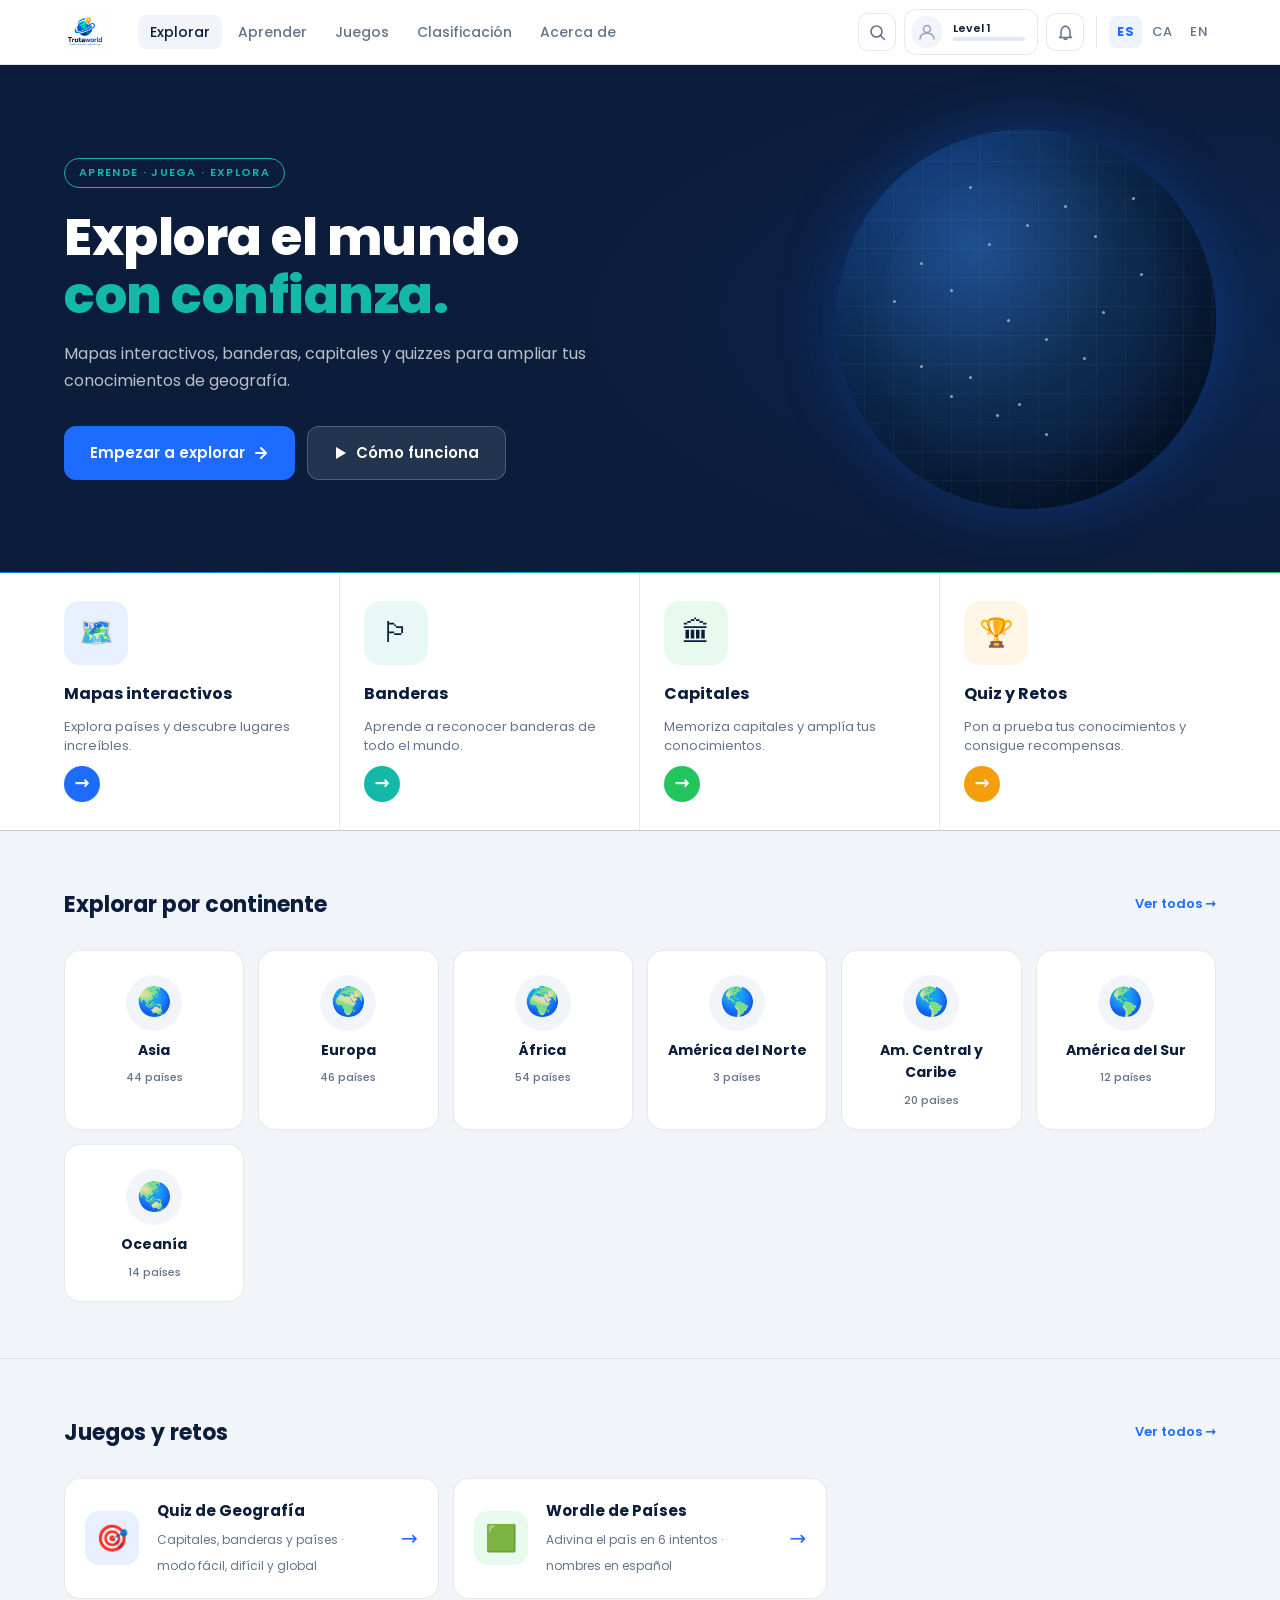
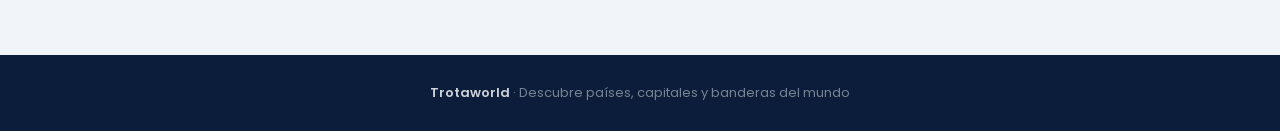
<file: index.html>
<!DOCTYPE html>
<html lang="es">
<head>
  <meta charset="UTF-8">
  <meta name="viewport" content="width=device-width, initial-scale=1.0">
  <title>Trotaworld — Descubre países, capitales y banderas</title>
  <link rel="icon" type="image/png" href="img/favicon.png">
  <link rel="stylesheet" href="css/trotaworld.css">
</head>
<body>

<!-- ─── NAVBAR ────────────────────────────────────────────── -->
<header class="tw-nav">
  <div class="tw-nav-inner">
    <a href="index.html" class="tw-logo">
      <img src="img/logo-trotaworld.png" alt="Trotaworld" class="tw-logo-img">
    </a>

    <nav class="tw-nav-links">
      <a href="#continents" class="active" data-i18n="nav-explore">Explorar</a>
      <a href="#" data-i18n="nav-learn">Aprender</a>
      <a href="quiz.html" data-i18n="nav-games">Juegos</a>
      <a href="#" data-i18n="nav-rank">Clasificación</a>
      <a href="#" data-i18n="nav-about">Acerca de</a>
    </nav>

    <div class="tw-nav-right">
      <button class="tw-icon-btn" aria-label="Buscar">
        <svg width="17" height="17" viewBox="0 0 17 17" fill="none"><circle cx="7.5" cy="7.5" r="5.5" stroke="currentColor" stroke-width="1.6"/><line x1="11.5" y1="11.5" x2="15.5" y2="15.5" stroke="currentColor" stroke-width="1.6" stroke-linecap="round"/></svg>
      </button>
      <div class="tw-user-pill">
        <div class="tw-avatar">
          <svg width="18" height="18" viewBox="0 0 18 18" fill="none"><circle cx="9" cy="6" r="3.5" stroke="#94A3B8" stroke-width="1.5"/><path d="M2 16 C2 12.5 5 10 9 10 C13 10 16 12.5 16 16" stroke="#94A3B8" stroke-width="1.5" stroke-linecap="round" fill="none"/></svg>
        </div>
        <div class="tw-user-info">
          <span class="tw-level">Level 1</span>
          <div class="tw-xp-track"><div class="tw-xp-fill" style="width:0%"></div></div>
        </div>
      </div>
      <button class="tw-icon-btn" aria-label="Notificaciones">
        <svg width="17" height="17" viewBox="0 0 17 17" fill="none"><path d="M8.5 2 C8.5 2 13 3.5 13 8 L13 12 L14.5 13.5 L2.5 13.5 L4 12 L4 8 C4 3.5 8.5 2 8.5 2Z" stroke="currentColor" stroke-width="1.5" fill="none" stroke-linejoin="round"/><path d="M7 14 C7 15 7.7 15.5 8.5 15.5 C9.3 15.5 10 15 10 14" stroke="currentColor" stroke-width="1.5" stroke-linecap="round" fill="none"/></svg>
      </button>
      <span class="tw-lang">
        <button data-lang="es" class="active">ES</button>
        <button data-lang="ca">CA</button>
        <button data-lang="en">EN</button>
      </span>
    </div>
  </div>
</header>

<!-- ─── HERO ───────────────────────────────────────────────── -->
<section class="tw-hero">
  <div class="tw-hero-inner">
    <div class="tw-hero-content">
      <div class="tw-hero-badge" data-i18n="badge">APRENDE · JUEGA · EXPLORA</div>
      <h1 class="tw-hero-title">
        <span data-i18n="hero-title">Explora el mundo</span><br>
        <span class="tw-hero-accent" data-i18n="hero-accent">con confianza.</span>
      </h1>
      <p class="tw-hero-sub" data-i18n="hero-sub">
        Mapas interactivos, banderas, capitales y quizzes para ampliar tus conocimientos de geografía.
      </p>
      <div class="tw-hero-ctas">
        <a href="#continents" class="tw-btn-primary">
          <span data-i18n="btn-explore">Empezar a explorar</span>
          <svg width="16" height="16" viewBox="0 0 16 16" fill="none"><path d="M3 8H13M8 3L13 8L8 13" stroke="currentColor" stroke-width="2" stroke-linecap="round" stroke-linejoin="round"/></svg>
        </a>
        <a href="quiz.html" class="tw-btn-secondary">
          <svg width="14" height="16" viewBox="0 0 14 16" fill="none"><path d="M2 2L12 8L2 14V2Z" fill="currentColor"/></svg>
          <span data-i18n="btn-how">Cómo funciona</span>
        </a>
      </div>
    </div>

    <div class="tw-hero-globe">
      <div class="tw-globe-sphere">
        <div class="tw-globe-dots" id="globeDots"></div>
      </div>
    </div>
  </div>
</section>

<!-- ─── FEATURE CARDS ──────────────────────────────────────── -->
<section class="tw-features">
  <div class="tw-features-grid">
    <div class="tw-feat-card">
      <div class="tw-feat-media blue">🗺️</div>
      <h3 data-i18n="feat-maps-h">Mapas interactivos</h3>
      <p data-i18n="feat-maps-p">Explora países y descubre lugares increíbles.</p>
      <a href="#continents" class="tw-feat-arrow blue">→</a>
    </div>
    <div class="tw-feat-card">
      <div class="tw-feat-media teal">🏳</div>
      <h3 data-i18n="feat-flags-h">Banderas</h3>
      <p data-i18n="feat-flags-p">Aprende a reconocer banderas de todo el mundo.</p>
      <a href="quiz.html" class="tw-feat-arrow teal">→</a>
    </div>
    <div class="tw-feat-card">
      <div class="tw-feat-media green">🏛</div>
      <h3 data-i18n="feat-caps-h">Capitales</h3>
      <p data-i18n="feat-caps-p">Memoriza capitales y amplía tus conocimientos.</p>
      <a href="quiz.html" class="tw-feat-arrow green">→</a>
    </div>
    <div class="tw-feat-card">
      <div class="tw-feat-media amber">🏆</div>
      <h3 data-i18n="feat-quiz-h">Quiz y Retos</h3>
      <p data-i18n="feat-quiz-p">Pon a prueba tus conocimientos y consigue recompensas.</p>
      <a href="quiz.html" class="tw-feat-arrow amber">→</a>
    </div>
  </div>
</section>

<hr class="tw-divider">

<!-- ─── CONTINENTS ─────────────────────────────────────────── -->
<section id="continents">
  <div class="tw-section">
    <div class="tw-section-head">
      <h2 data-i18n="cont-head">Explorar por continente</h2>
      <a href="#" data-i18n="cont-all">Ver todos →</a>
    </div>
    <div class="tw-continents-grid">
      <a href="continents/asia.html" class="tw-cont-card">
        <div class="tw-cont-icon">🌏</div>
        <div class="tw-cont-name" data-i18n="cont-asia">Asia</div>
        <div class="tw-cont-tag" data-i18n="tag-asia">44 países</div>
      </a>
      <a href="continents/europa.html" class="tw-cont-card">
        <div class="tw-cont-icon">🌍</div>
        <div class="tw-cont-name" data-i18n="cont-eu">Europa</div>
        <div class="tw-cont-tag" data-i18n="tag-eu">46 países</div>
      </a>
      <a href="continents/africa.html" class="tw-cont-card">
        <div class="tw-cont-icon">🌍</div>
        <div class="tw-cont-name" data-i18n="cont-af">África</div>
        <div class="tw-cont-tag" data-i18n="tag-af">54 países</div>
      </a>
      <a href="continents/america-nord.html" class="tw-cont-card">
        <div class="tw-cont-icon">🌎</div>
        <div class="tw-cont-name" data-i18n="cont-na">América del Norte</div>
        <div class="tw-cont-tag" data-i18n="tag-na">3 países</div>
      </a>
      <a href="continents/america-central.html" class="tw-cont-card">
        <div class="tw-cont-icon">🌎</div>
        <div class="tw-cont-name" data-i18n="cont-ca">Am. Central y Caribe</div>
        <div class="tw-cont-tag" data-i18n="tag-ca">20 países</div>
      </a>
      <a href="continents/america-sud.html" class="tw-cont-card">
        <div class="tw-cont-icon">🌎</div>
        <div class="tw-cont-name" data-i18n="cont-sa">América del Sur</div>
        <div class="tw-cont-tag" data-i18n="tag-sa">12 países</div>
      </a>
      <a href="continents/oceania.html" class="tw-cont-card">
        <div class="tw-cont-icon">🌏</div>
        <div class="tw-cont-name" data-i18n="cont-oc">Oceanía</div>
        <div class="tw-cont-tag" data-i18n="tag-oc">14 países</div>
      </a>
    </div>
  </div>
</section>

<hr class="tw-divider">

<!-- ─── GAMES ──────────────────────────────────────────────── -->
<section>
  <div class="tw-section">
    <div class="tw-section-head">
      <h2 data-i18n="games-head">Juegos y retos</h2>
      <a href="quiz.html" data-i18n="games-all">Ver todos →</a>
    </div>
    <div class="tw-games-grid">
      <a href="quiz.html" class="tw-game-card">
        <div class="tw-game-icon blue">🎯</div>
        <div class="tw-game-body">
          <strong data-i18n="game-quiz-h">Quiz de Geografía</strong>
          <span data-i18n="game-quiz-p">Capitales, banderas y países · modo fácil, difícil y global</span>
        </div>
        <span class="tw-game-arrow">→</span>
      </a>
      <a href="wordle.html" class="tw-game-card">
        <div class="tw-game-icon green">🟩</div>
        <div class="tw-game-body">
          <strong data-i18n="game-wrd-h">Wordle de Países</strong>
          <span data-i18n="game-wrd-p">Adivina el país en 6 intentos · nombres en español</span>
        </div>
        <span class="tw-game-arrow">→</span>
      </a>
    </div>
  </div>
</section>

<!-- ─── FOOTER ─────────────────────────────────────────────── -->
<footer class="tw-footer">
  <strong>Trotaworld</strong> · <span data-i18n="footer">Descubre países, capitales y banderas del mundo</span>
</footer>

<script>
const I18N = {
  es: {
    title:         "Trotaworld — Descubre países, capitales y banderas",
    badge:         "APRENDE · JUEGA · EXPLORA",
    "hero-title":  "Explora el mundo",
    "hero-accent": "con confianza.",
    "hero-sub":    "Mapas interactivos, banderas, capitales y quizzes para ampliar tus conocimientos de geografía.",
    "btn-explore": "Empezar a explorar",
    "btn-how":     "Cómo funciona",
    "feat-maps-h": "Mapas interactivos",
    "feat-maps-p": "Explora países y descubre lugares increíbles.",
    "feat-flags-h":"Banderas",
    "feat-flags-p":"Aprende a reconocer banderas de todo el mundo.",
    "feat-caps-h": "Capitales",
    "feat-caps-p": "Memoriza capitales y amplía tus conocimientos.",
    "feat-quiz-h": "Quiz y Retos",
    "feat-quiz-p": "Pon a prueba tus conocimientos y consigue recompensas.",
    "cont-head":   "Explorar por continente",
    "cont-all":    "Ver todos →",
    "cont-asia":   "Asia",    "tag-asia": "44 países",
    "cont-eu":     "Europa",  "tag-eu":   "46 países",
    "cont-af":     "África",  "tag-af":   "54 países",
    "cont-na":     "América del Norte",   "tag-na": "3 países",
    "cont-ca":     "Am. Central y Caribe","tag-ca": "20 países",
    "cont-sa":     "América del Sur",     "tag-sa": "12 países",
    "cont-oc":     "Oceanía",             "tag-oc": "14 países",
    "games-head":  "Juegos y retos",
    "games-all":   "Ver todos →",
    "game-quiz-h": "Quiz de Geografía",
    "game-quiz-p": "Capitales, banderas y países · modo fácil, difícil y global",
    "game-wrd-h":  "Wordle de Países",
    "game-wrd-p":  "Adivina el país en 6 intentos · nombres en español",
    footer:        "Descubre países, capitales y banderas del mundo",
    "nav-explore": "Explorar",
    "nav-learn":   "Aprender",
    "nav-games":   "Juegos",
    "nav-rank":    "Clasificación",
    "nav-about":   "Acerca de",
  },
  ca: {
    title:         "Trotaworld — Descobreix països, capitals i banderes",
    badge:         "APRÈN · JUGA · EXPLORA",
    "hero-title":  "Explora el món",
    "hero-accent": "amb confiança.",
    "hero-sub":    "Mapes interactius, banderes, capitals i quizzes per ampliar els teus coneixements de geografia.",
    "btn-explore": "Comença a explorar",
    "btn-how":     "Com funciona",
    "feat-maps-h": "Mapes interactius",
    "feat-maps-p": "Explora països i descobreix llocs increïbles.",
    "feat-flags-h":"Banderes",
    "feat-flags-p":"Aprèn a reconèixer banderes de tot el món.",
    "feat-caps-h": "Capitals",
    "feat-caps-p": "Memoritza capitals i amplia els teus coneixements.",
    "feat-quiz-h": "Quiz i Reptes",
    "feat-quiz-p": "Posa a prova els teus coneixements i aconsegueix recompenses.",
    "cont-head":   "Explorar per continent",
    "cont-all":    "Veure tots →",
    "cont-asia":   "Àsia",    "tag-asia": "44 països",
    "cont-eu":     "Europa",  "tag-eu":   "46 països",
    "cont-af":     "Àfrica",  "tag-af":   "54 països",
    "cont-na":     "Amèrica del Nord",    "tag-na": "3 països",
    "cont-ca":     "Am. Central i Carib", "tag-ca": "20 països",
    "cont-sa":     "Amèrica del Sud",     "tag-sa": "12 països",
    "cont-oc":     "Oceania",             "tag-oc": "14 països",
    "games-head":  "Jocs i reptes",
    "games-all":   "Veure tots →",
    "game-quiz-h": "Quiz de Geografia",
    "game-quiz-p": "Capitals, banderes i països · mode fàcil, difícil i global",
    "game-wrd-h":  "Wordle de Països",
    "game-wrd-p":  "Endevina el país en 6 intents · noms en català",
    footer:        "Descobreix països, capitals i banderes del món",
    "nav-explore": "Explorar",
    "nav-learn":   "Aprendre",
    "nav-games":   "Jocs",
    "nav-rank":    "Classificació",
    "nav-about":   "Sobre nosaltres",
  },
  en: {
    title:         "Trotaworld — Discover countries, capitals & flags",
    badge:         "LEARN · PLAY · EXPLORE",
    "hero-title":  "Explore the world",
    "hero-accent": "with confidence.",
    "hero-sub":    "Interactive maps, flags, capitals and quizzes to boost your geography knowledge.",
    "btn-explore": "Start Exploring",
    "btn-how":     "How it Works",
    "feat-maps-h": "Interactive Maps",
    "feat-maps-p": "Explore countries and discover amazing places.",
    "feat-flags-h":"Flags",
    "feat-flags-p":"Learn and recognize flags from around the world.",
    "feat-caps-h": "Capitals",
    "feat-caps-p": "Memorize capitals and build your knowledge.",
    "feat-quiz-h": "Quiz & Challenges",
    "feat-quiz-p": "Test your knowledge and earn rewards.",
    "cont-head":   "Explore by continent",
    "cont-all":    "See all →",
    "cont-asia":   "Asia",          "tag-asia": "44 countries",
    "cont-eu":     "Europe",        "tag-eu":   "46 countries",
    "cont-af":     "Africa",        "tag-af":   "54 countries",
    "cont-na":     "North America", "tag-na":   "3 countries",
    "cont-ca":     "C. America & Caribbean", "tag-ca": "20 countries",
    "cont-sa":     "South America", "tag-sa":   "12 countries",
    "cont-oc":     "Oceania",       "tag-oc":   "14 countries",
    "games-head":  "Games & Challenges",
    "games-all":   "See all →",
    "game-quiz-h": "Geography Quiz",
    "game-quiz-p": "Capitals, flags and countries · easy, hard and global mode",
    "game-wrd-h":  "Country Wordle",
    "game-wrd-p":  "Guess the country in 6 tries · names in English",
    footer:        "Discover countries, capitals & flags of the world",
    "nav-explore": "Explore",
    "nav-learn":   "Learn",
    "nav-games":   "Games",
    "nav-rank":    "Leaderboard",
    "nav-about":   "About",
  }
};

let LANG = "es";

function applyLang() {
  const t = I18N[LANG];
  document.title = t.title;
  document.documentElement.lang = LANG;
  document.querySelectorAll("[data-i18n]").forEach(el => {
    const key = el.getAttribute("data-i18n");
    if (t[key] !== undefined) el.textContent = t[key];
  });
  document.querySelectorAll(".tw-lang button").forEach(btn => {
    btn.classList.toggle("active", btn.dataset.lang === LANG);
  });
}

document.querySelectorAll(".tw-lang button").forEach(btn => {
  btn.addEventListener("click", () => { LANG = btn.dataset.lang; applyLang(); });
});

/* Scatter dots on globe */
const dots = document.getElementById('globeDots');
if (dots) {
  const positions = [
    [30,40],[55,55],[42,30],[65,35],[20,60],[48,70],[72,48],
    [35,22],[60,65],[25,50],[70,30],[15,35],[50,45],[80,55],
    [38,80],[62,22],[28,68],[75,42],[45,15],[18,78]
  ];
  positions.forEach(([top, left]) => {
    const d = document.createElement('div');
    d.className = 'tw-globe-dot';
    d.style.top = top + '%';
    d.style.left = left + '%';
    dots.appendChild(d);
  });
}
</script>

</body>
</html>
</file>
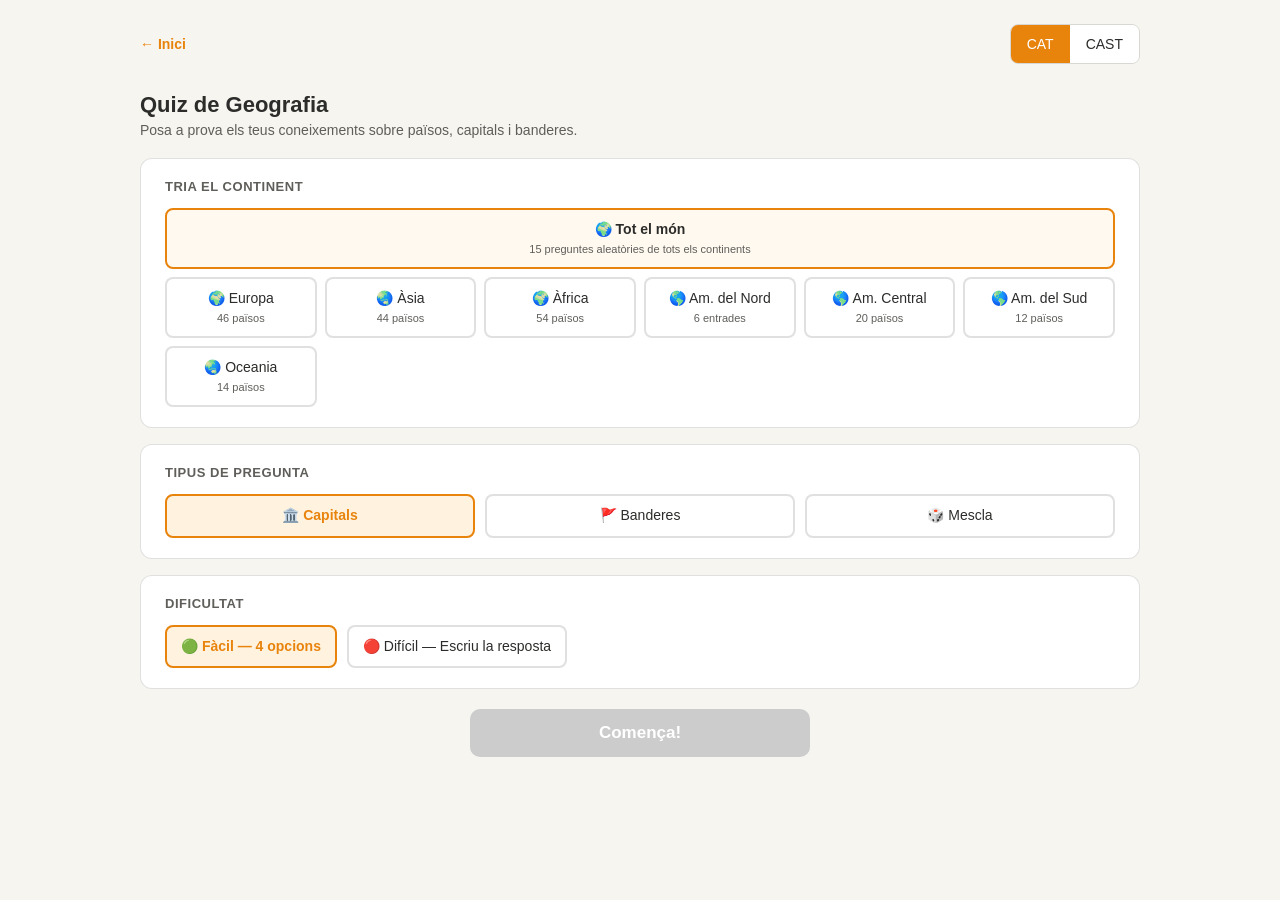
<file: quiz-geo.html>
<!DOCTYPE html>
<html lang="ca">
<head>
<meta charset="UTF-8">
<meta name="viewport" content="width=device-width, initial-scale=1.0">
<title>Quiz de Geografia — Mapes interactius</title>
<link rel="stylesheet" href="css/estils.css">
<link rel="stylesheet" href="css/quiz.css">
</head>
<body>
<div class="wrap">

  <nav class="quiz-nav">
    <a href="quiz.html" class="back-link" id="back-link">← Jocs</a>
    <span class="lang">
      <button id="lang-ca" class="active">CAT</button>
      <button id="lang-es">CAST</button>
    </span>
  </nav>

  <!-- ══════════ PANTALLA: CONFIGURACIÓ ══════════ -->
  <div id="screen-setup">
    <h1 id="quiz-title">Quiz de Geografia</h1>
    <p class="sub" id="quiz-sub">Posa a prova els teus coneixements sobre països, capitals i banderes.</p>

    <div class="setup-block">
      <p class="setup-lbl" id="lbl-continent">Tria el continent</p>
      <div class="cont-grid">
        <button class="sel-btn continent-btn global-btn" data-c="global" id="cont-global">🌍 Tot el món<br><small>15 preguntes aleatòries de tots els continents</small></button>
        <button class="sel-btn continent-btn" data-c="europa">🌍 Europa<br><small>46 països</small></button>
        <button class="sel-btn continent-btn" data-c="asia">🌏 Àsia<br><small>44 països</small></button>
        <button class="sel-btn continent-btn" data-c="africa">🌍 Àfrica<br><small>54 països</small></button>
        <button class="sel-btn continent-btn" data-c="america-nord">🌎 Am. del Nord<br><small>6 entrades</small></button>
        <button class="sel-btn continent-btn" data-c="america-central">🌎 Am. Central<br><small>20 països</small></button>
        <button class="sel-btn continent-btn" data-c="america-sud">🌎 Am. del Sud<br><small>12 països</small></button>
        <button class="sel-btn continent-btn" data-c="oceania">🌏 Oceania<br><small>14 països</small></button>
      </div>
    </div>

    <div class="setup-block">
      <p class="setup-lbl" id="lbl-type">Tipus de pregunta</p>
      <div class="type-row">
        <button class="sel-btn type-btn selected" data-t="capital" id="type-capital">🏛️ Capitals</button>
        <button class="sel-btn type-btn"          data-t="flag"    id="type-flag">🚩 Banderes</button>
        <button class="sel-btn type-btn"          data-t="mix"     id="type-mix">🎲 Mescla</button>
      </div>
    </div>

    <div class="setup-block">
      <p class="setup-lbl" id="lbl-diff">Dificultat</p>
      <div class="type-row">
        <button class="sel-btn diff-btn selected" data-d="easy" id="diff-easy">🟢 Fàcil — 4 opcions</button>
        <button class="sel-btn diff-btn"          data-d="hard" id="diff-hard">🔴 Difícil — Escriu la resposta</button>
      </div>
    </div>

    <button id="start-btn" class="main-btn" disabled>Comença!</button>
  </div>

  <!-- ══════════ PANTALLA: PREGUNTA ══════════ -->
  <div id="screen-question" class="hidden">

    <div class="prog-wrap">
      <div class="prog-track"><div id="progress-fill" class="prog-fill"></div></div>
      <div class="prog-meta">
        <span id="q-counter">1 / 20</span>
        <span id="q-score">0 correctes</span>
      </div>
    </div>

    <div class="q-card">
      <p id="q-label" class="q-label"></p>
      <div id="q-subject" class="q-subject"></div>
      <div id="options-grid" class="options-grid"></div>

      <div id="hard-area" class="hard-area hidden">
        <div class="hard-input-wrap">
          <input type="text" id="hard-input" class="hard-input"
                 placeholder="Escriu la resposta…"
                 autocomplete="off" autocorrect="off"
                 autocapitalize="off" spellcheck="false">
          <button id="hard-submit" class="hard-submit-btn">Comprova</button>
        </div>
        <div id="hard-feedback" class="hard-feedback hidden"></div>
      </div>
    </div>

    <button id="next-btn" class="main-btn hidden">Següent →</button>
  </div>

  <!-- ══════════ PANTALLA: RESULTATS ══════════ -->
  <div id="screen-results" class="hidden">
    <div class="results-card">
      <p id="results-title" class="results-title-txt">Resultat final</p>
      <div class="big-score">
        <span id="score-num">0</span><span class="score-slash">/</span><span id="total-num">0</span>
      </div>
      <p id="score-msg" class="score-msg"></p>
      <div id="errors-section" class="errors-section"></div>
      <button id="replay-btn" class="main-btn">Torna a jugar</button>
      <button id="change-btn" class="sec-btn">Canvia continent</button>
    </div>
  </div>

</div>
<script src="js/quiz.js"></script>
</body>
</html>
</file>
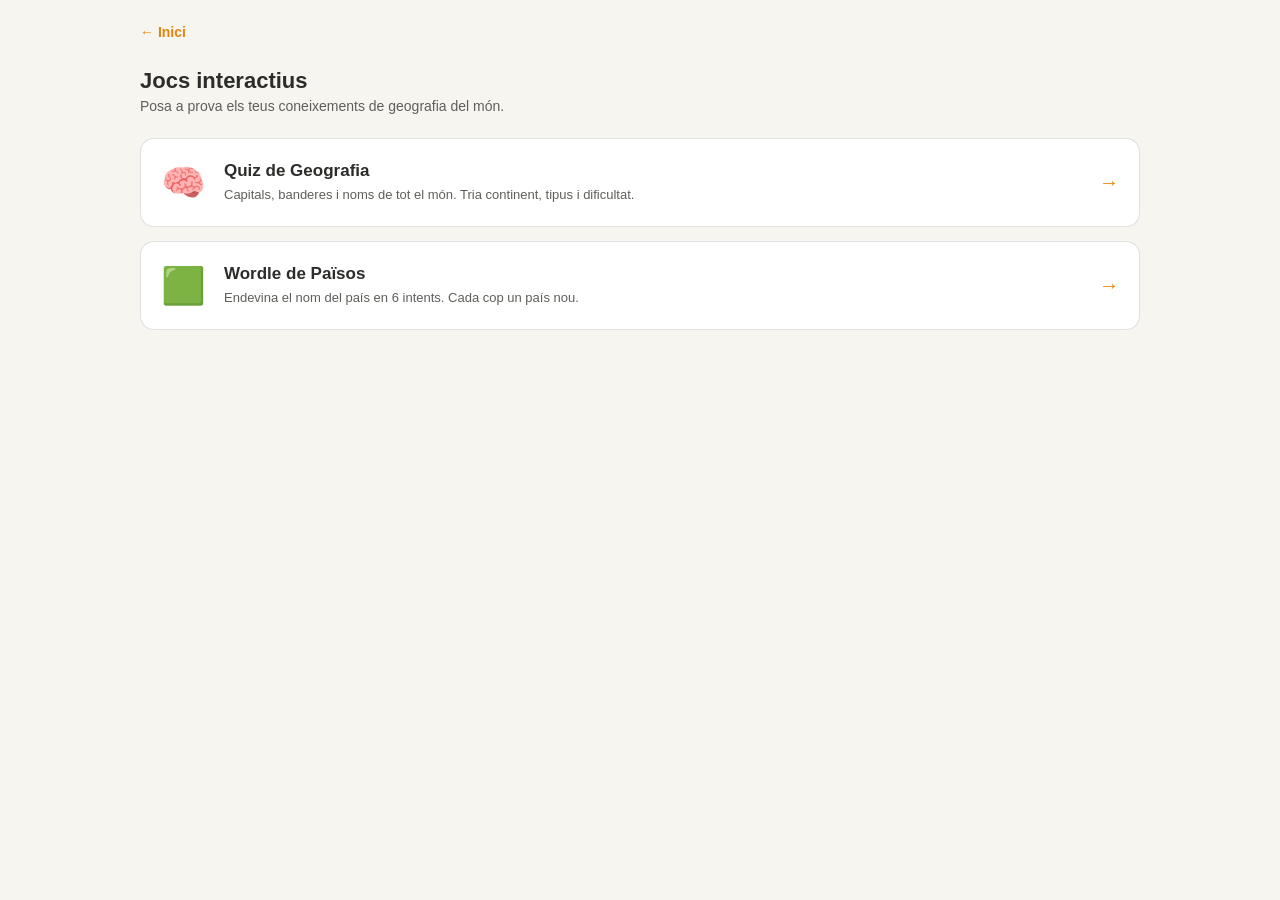
<file: quiz.html>
<!DOCTYPE html>
<html lang="ca">
<head>
<meta charset="UTF-8">
<meta name="viewport" content="width=device-width, initial-scale=1.0">
<title>Jocs de Geografia — Mapes interactius</title>
<link rel="stylesheet" href="css/estils.css">
<link rel="stylesheet" href="css/quiz.css">
</head>
<body>
<div class="wrap">

  <nav class="quiz-nav">
    <a href="index.html" class="back-link">← Inici</a>
  </nav>

  <h1>Jocs interactius</h1>
  <p class="sub">Posa a prova els teus coneixements de geografia del món.</p>

  <div class="games-grid">
    <a href="quiz-geo.html" class="game-card">
      <div class="game-card-icon">🧠</div>
      <div class="game-card-body">
        <strong>Quiz de Geografia</strong>
        <span>Capitals, banderes i noms de tot el món. Tria continent, tipus i dificultat.</span>
      </div>
      <div class="game-card-arrow">→</div>
    </a>
    <a href="wordle.html" class="game-card">
      <div class="game-card-icon">🟩</div>
      <div class="game-card-body">
        <strong>Wordle de Països</strong>
        <span>Endevina el nom del país en 6 intents. Cada cop un país nou.</span>
      </div>
      <div class="game-card-arrow">→</div>
    </a>
  </div>

</div>
</body>
</html>
</file>
<file: css/trotaworld.css>
/* ─── Trotaworld brand design ─────────────────────────────── */
@import url('https://fonts.googleapis.com/css2?family=Poppins:wght@400;500;600;700;800&display=swap');

:root {
  --tw-navy:   #0B1D3A;
  --tw-blue:   #1D6CFF;
  --tw-teal:   #14B8A6;
  --tw-green:  #22C55E;
  --tw-amber:  #F59E0B;
  --tw-light:  #F1F5F9;
  --tw-white:  #FFFFFF;
  --tw-border: rgba(0,0,0,.09);
  --tw-text:   #0B1D3A;
  --tw-muted:  #64748B;
}

*, *::before, *::after { box-sizing: border-box; margin: 0; padding: 0; }

body {
  font-family: 'Poppins', system-ui, sans-serif;
  background: var(--tw-light);
  color: var(--tw-text);
  line-height: 1.6;
}

/* ─── NAVBAR ──────────────────────────────────────────────── */
.tw-nav {
  position: sticky;
  top: 0;
  z-index: 100;
  background: var(--tw-white);
  border-bottom: 1px solid var(--tw-border);
  box-shadow: 0 1px 12px rgba(0,0,0,.06);
}
.tw-nav-inner {
  max-width: 1200px;
  margin: 0 auto;
  padding: 0 24px;
  height: 64px;
  display: flex;
  align-items: center;
  gap: 32px;
}

.tw-logo {
  display: flex;
  align-items: center;
  text-decoration: none;
  flex-shrink: 0;
}
.tw-logo-img {
  height: 42px;
  width: auto;
  display: block;
}

.tw-nav-links {
  display: flex;
  align-items: center;
  gap: 4px;
  flex: 1;
}
.tw-nav-links a {
  font-size: 14px;
  font-weight: 500;
  color: var(--tw-muted);
  text-decoration: none;
  padding: 6px 12px;
  border-radius: 8px;
  transition: color .15s, background .15s;
}
.tw-nav-links a:hover, .tw-nav-links a.active {
  color: var(--tw-navy);
  background: var(--tw-light);
}

.tw-nav-right {
  display: flex;
  align-items: center;
  gap: 8px;
  flex-shrink: 0;
}
.tw-icon-btn {
  width: 38px;
  height: 38px;
  border: 1px solid var(--tw-border);
  border-radius: 10px;
  background: var(--tw-white);
  cursor: pointer;
  display: flex;
  align-items: center;
  justify-content: center;
  color: var(--tw-muted);
  transition: background .15s, color .15s;
}
.tw-icon-btn:hover { background: var(--tw-light); color: var(--tw-navy); }

.tw-user-pill {
  display: flex;
  align-items: center;
  gap: 10px;
  padding: 6px 12px 6px 6px;
  border: 1px solid var(--tw-border);
  border-radius: 12px;
  background: var(--tw-white);
  cursor: pointer;
}
.tw-avatar {
  width: 32px;
  height: 32px;
  border-radius: 50%;
  background: var(--tw-light);
  display: flex;
  align-items: center;
  justify-content: center;
  color: var(--tw-muted);
}
.tw-user-info { display: flex; flex-direction: column; gap: 3px; }
.tw-level { font-size: 11px; font-weight: 600; color: var(--tw-navy); line-height: 1; }
.tw-xp-track {
  width: 72px;
  height: 4px;
  background: #E2E8F0;
  border-radius: 2px;
  overflow: hidden;
}
.tw-xp-fill {
  height: 100%;
  width: 0%;
  background: linear-gradient(90deg, var(--tw-blue), var(--tw-teal));
  border-radius: 2px;
  transition: width .6s ease;
}

/* ─── HERO ────────────────────────────────────────────────── */
.tw-hero {
  background: var(--tw-navy);
  position: relative;
  overflow: hidden;
  min-height: 420px;
  display: flex;
  align-items: center;
}
.tw-hero-inner {
  max-width: 1200px;
  margin: 0 auto;
  padding: 64px 24px;
  display: flex;
  align-items: center;
  justify-content: space-between;
  gap: 40px;
  width: 100%;
  position: relative;
  z-index: 2;
}
.tw-hero-content { max-width: 560px; }

.tw-hero-badge {
  display: inline-flex;
  align-items: center;
  gap: 8px;
  font-size: 11px;
  font-weight: 600;
  letter-spacing: .12em;
  color: var(--tw-teal);
  border: 1px solid var(--tw-teal);
  border-radius: 20px;
  padding: 5px 14px;
  margin-bottom: 20px;
}

.tw-hero-title {
  font-size: clamp(32px, 4vw, 52px);
  font-weight: 800;
  color: var(--tw-white);
  line-height: 1.15;
  margin-bottom: 16px;
  letter-spacing: -.5px;
}
.tw-hero-accent { color: var(--tw-teal); }

.tw-hero-sub {
  font-size: 16px;
  color: rgba(255,255,255,.72);
  margin-bottom: 32px;
  line-height: 1.65;
}

.tw-hero-ctas { display: flex; gap: 12px; flex-wrap: wrap; }

.tw-btn-primary {
  display: inline-flex;
  align-items: center;
  gap: 8px;
  padding: 14px 26px;
  background: var(--tw-blue);
  color: var(--tw-white);
  font-size: 15px;
  font-weight: 600;
  text-decoration: none;
  border-radius: 12px;
  transition: background .15s, transform .1s;
}
.tw-btn-primary:hover { background: #1558d4; transform: translateY(-1px); }

.tw-btn-secondary {
  display: inline-flex;
  align-items: center;
  gap: 8px;
  padding: 14px 26px;
  background: rgba(255,255,255,.1);
  color: var(--tw-white);
  font-size: 15px;
  font-weight: 600;
  text-decoration: none;
  border-radius: 12px;
  border: 1px solid rgba(255,255,255,.2);
  transition: background .15s;
}
.tw-btn-secondary:hover { background: rgba(255,255,255,.18); }

/* Globe decoration */
.tw-hero-globe {
  flex-shrink: 0;
  width: 380px;
  height: 380px;
  position: relative;
}
.tw-globe-sphere {
  width: 100%;
  height: 100%;
  border-radius: 50%;
  background: radial-gradient(circle at 38% 32%, #1e4a7a 0%, #0f2d52 40%, #071a35 80%);
  box-shadow:
    0 0 60px rgba(29,108,255,.25),
    inset -20px -20px 60px rgba(0,0,0,.4),
    inset 10px 10px 30px rgba(29,108,255,.15);
  position: relative;
  overflow: hidden;
}
.tw-globe-sphere::before {
  content: '';
  position: absolute;
  inset: 0;
  border-radius: 50%;
  background:
    repeating-linear-gradient(0deg, transparent, transparent 28px, rgba(255,255,255,.04) 28px, rgba(255,255,255,.04) 29px),
    repeating-linear-gradient(90deg, transparent, transparent 28px, rgba(255,255,255,.04) 28px, rgba(255,255,255,.04) 29px);
}
.tw-globe-sphere::after {
  content: '';
  position: absolute;
  top: -10%;
  left: -10%;
  width: 120%;
  height: 120%;
  border-radius: 50%;
  background: radial-gradient(ellipse 50% 60% at 35% 30%, rgba(29,108,255,.18) 0%, transparent 70%);
}
.tw-globe-dots {
  position: absolute;
  inset: 0;
  border-radius: 50%;
  overflow: hidden;
}
.tw-globe-dot {
  position: absolute;
  width: 3px;
  height: 3px;
  border-radius: 50%;
  background: rgba(255,255,255,.55);
}
.tw-globe-arc {
  position: absolute;
  border-radius: 50%;
  border: 1px solid rgba(29,108,255,.35);
}

/* Hero background glow */
.tw-hero::before {
  content: '';
  position: absolute;
  right: 0;
  top: 0;
  width: 55%;
  height: 100%;
  background: radial-gradient(ellipse at 80% 50%, rgba(29,108,255,.12) 0%, transparent 70%);
  pointer-events: none;
}
.tw-hero::after {
  content: '';
  position: absolute;
  bottom: -1px;
  left: 0;
  right: 0;
  height: 2px;
  background: linear-gradient(90deg, var(--tw-blue), var(--tw-teal), var(--tw-green));
}

/* ─── FEATURES ────────────────────────────────────────────── */
.tw-features {
  background: var(--tw-white);
  padding: 0;
  box-shadow: 0 1px 0 var(--tw-border);
}
.tw-features-grid {
  max-width: 1200px;
  margin: 0 auto;
  display: grid;
  grid-template-columns: repeat(4, 1fr);
}
.tw-feat-card {
  padding: 28px 24px;
  display: flex;
  flex-direction: column;
  gap: 10px;
  border-right: 1px solid var(--tw-border);
  position: relative;
  transition: background .15s;
}
.tw-feat-card:last-child { border-right: none; }
.tw-feat-card:hover { background: var(--tw-light); }

.tw-feat-media {
  width: 64px;
  height: 64px;
  border-radius: 16px;
  display: flex;
  align-items: center;
  justify-content: center;
  font-size: 28px;
  margin-bottom: 6px;
}
.tw-feat-media.blue  { background: rgba(29,108,255,.1); }
.tw-feat-media.teal  { background: rgba(20,184,166,.1); }
.tw-feat-media.green { background: rgba(34,197,94,.1);  }
.tw-feat-media.amber { background: rgba(245,158,11,.1); }

.tw-feat-card h3 {
  font-size: 16px;
  font-weight: 700;
  color: var(--tw-navy);
}
.tw-feat-card p {
  font-size: 13px;
  color: var(--tw-muted);
  line-height: 1.5;
  flex: 1;
}
.tw-feat-arrow {
  display: inline-flex;
  align-items: center;
  justify-content: center;
  width: 36px;
  height: 36px;
  border-radius: 50%;
  text-decoration: none;
  font-size: 18px;
  font-weight: 700;
  transition: transform .15s;
  align-self: flex-start;
}
.tw-feat-arrow:hover { transform: translateX(3px); }
.tw-feat-arrow.blue  { background: var(--tw-blue);  color: #fff; }
.tw-feat-arrow.teal  { background: var(--tw-teal);  color: #fff; }
.tw-feat-arrow.green { background: var(--tw-green); color: #fff; }
.tw-feat-arrow.amber { background: var(--tw-amber); color: #fff; }

/* ─── SECTION WRAPPER ─────────────────────────────────────── */
.tw-section {
  max-width: 1200px;
  margin: 0 auto;
  padding: 56px 24px;
}
.tw-section-head {
  display: flex;
  align-items: center;
  justify-content: space-between;
  margin-bottom: 28px;
}
.tw-section-head h2 {
  font-size: 22px;
  font-weight: 700;
  color: var(--tw-navy);
}
.tw-section-head a {
  font-size: 13px;
  font-weight: 600;
  color: var(--tw-blue);
  text-decoration: none;
}
.tw-section-head a:hover { text-decoration: underline; }

/* ─── CONTINENT CARDS ─────────────────────────────────────── */
.tw-continents-grid {
  display: grid;
  grid-template-columns: repeat(auto-fill, minmax(160px, 1fr));
  gap: 14px;
}
.tw-cont-card {
  background: var(--tw-white);
  border: 1.5px solid var(--tw-border);
  border-radius: 16px;
  padding: 24px 16px 20px;
  text-align: center;
  text-decoration: none;
  color: var(--tw-text);
  transition: border-color .2s, box-shadow .2s, transform .15s;
  display: flex;
  flex-direction: column;
  align-items: center;
  gap: 8px;
}
.tw-cont-card:hover {
  border-color: var(--tw-blue);
  box-shadow: 0 4px 20px rgba(29,108,255,.12);
  transform: translateY(-2px);
}
.tw-cont-card .tw-cont-icon {
  width: 56px;
  height: 56px;
  border-radius: 50%;
  background: var(--tw-light);
  display: flex;
  align-items: center;
  justify-content: center;
  font-size: 28px;
}
.tw-cont-card .tw-cont-name {
  font-size: 14px;
  font-weight: 700;
  color: var(--tw-navy);
}
.tw-cont-card .tw-cont-tag {
  font-size: 11px;
  color: var(--tw-muted);
  font-weight: 500;
}

/* ─── GAMES GRID ──────────────────────────────────────────── */
.tw-games-grid {
  display: grid;
  grid-template-columns: repeat(auto-fill, minmax(300px, 1fr));
  gap: 14px;
}
.tw-game-card {
  display: flex;
  align-items: center;
  gap: 18px;
  background: var(--tw-white);
  border: 1.5px solid var(--tw-border);
  border-radius: 16px;
  padding: 20px 20px;
  text-decoration: none;
  color: var(--tw-text);
  transition: border-color .2s, box-shadow .2s, transform .15s;
}
.tw-game-card:hover {
  border-color: var(--tw-blue);
  box-shadow: 0 4px 20px rgba(29,108,255,.12);
  transform: translateY(-1px);
}
.tw-game-icon {
  width: 54px;
  height: 54px;
  border-radius: 14px;
  display: flex;
  align-items: center;
  justify-content: center;
  font-size: 26px;
  flex-shrink: 0;
}
.tw-game-icon.blue  { background: rgba(29,108,255,.1); }
.tw-game-icon.teal  { background: rgba(20,184,166,.1); }
.tw-game-icon.green { background: rgba(34,197,94,.1);  }
.tw-game-icon.amber { background: rgba(245,158,11,.1); }
.tw-game-body { flex: 1; }
.tw-game-body strong {
  display: block;
  font-size: 15px;
  font-weight: 700;
  color: var(--tw-navy);
  margin-bottom: 3px;
}
.tw-game-body span {
  font-size: 12px;
  color: var(--tw-muted);
  line-height: 1.4;
}
.tw-game-arrow {
  font-size: 20px;
  color: var(--tw-blue);
  flex-shrink: 0;
}

/* ─── DIVIDER ─────────────────────────────────────────────── */
.tw-divider {
  border: none;
  border-top: 1px solid var(--tw-border);
  margin: 0;
}

/* ─── FOOTER ──────────────────────────────────────────────── */
.tw-footer {
  background: var(--tw-navy);
  color: rgba(255,255,255,.45);
  text-align: center;
  padding: 28px 24px;
  font-size: 13px;
}
.tw-footer strong { color: rgba(255,255,255,.8); font-weight: 600; }

/* ─── LANGUAGE SWITCHER ───────────────────────────────────── */
.tw-lang {
  display: inline-flex;
  align-items: center;
  gap: 2px;
  flex-shrink: 0;
  margin-left: 4px;
  padding-left: 12px;
  border-left: 1px solid var(--tw-border);
}
.tw-lang button {
  border: none;
  background: transparent;
  color: var(--tw-muted);
  font-family: 'Poppins', system-ui, sans-serif;
  font-size: 13px;
  font-weight: 500;
  padding: 5px 8px;
  height: 32px;
  cursor: pointer;
  border-radius: 7px;
  transition: background .15s, color .15s;
  letter-spacing: .02em;
}
.tw-lang button:hover { background: var(--tw-light); color: var(--tw-navy); }
.tw-lang button.active { color: var(--tw-blue); font-weight: 700; background: rgba(29,108,255,.08); }

/* ─── RESPONSIVE ──────────────────────────────────────────── */
@media (max-width: 900px) {
  .tw-features-grid { grid-template-columns: repeat(2, 1fr); }
  .tw-feat-card:nth-child(2) { border-right: none; }
  .tw-feat-card:nth-child(1),
  .tw-feat-card:nth-child(2) { border-bottom: 1px solid var(--tw-border); }
  .tw-hero-globe { display: none; }
  .tw-hero-inner { justify-content: center; text-align: center; }
  .tw-hero-ctas { justify-content: center; }
}
@media (max-width: 640px) {
  .tw-nav-links { display: none; }
  .tw-user-pill { display: none; }
  .tw-features-grid { grid-template-columns: 1fr 1fr; }
  .tw-hero-title { font-size: 28px; }
  .tw-hero-inner { padding: 40px 20px; }
  .tw-lang { padding-left: 8px; margin-left: 0; }
  .tw-lang button { padding: 5px 6px; font-size: 12px; }
}
</file>
<file: css/estils.css>
:root{
  --orange:#E8830C;
  --orange-light:#FCD9A8;
  --bg:#f7f5f0;
  --text:#2C2C2A;
  --text-soft:#5F5E5A;
  --border:rgba(0,0,0,.12);
}
*{box-sizing:border-box;}
body{
  margin:0;
  font-family:-apple-system,BlinkMacSystemFont,"Segoe UI",Roboto,Helvetica,Arial,sans-serif;
  background:var(--bg);
  color:var(--text);
  padding:24px 16px;
}
.wrap{max-width:1000px;margin:0 auto;}
h1{font-size:22px;font-weight:600;margin:0 0 4px;}
p.sub{font-size:14px;color:var(--text-soft);margin:0 0 20px;}
.toolbar{
  display:flex;gap:10px;flex-wrap:wrap;align-items:center;margin-bottom:16px;
}
input[type="text"]{
  flex:1;min-width:180px;height:38px;padding:0 12px;font-size:14px;
  border:1px solid var(--border);border-radius:8px;background:#fff;color:var(--text);
  outline:none;
}
input[type="text"]:focus{border-color:var(--orange);}
button{
  height:38px;padding:0 16px;font-size:14px;cursor:pointer;
  border:1px solid var(--border);border-radius:8px;background:#fff;color:var(--text);
  transition:background .15s;
}
button:hover{background:#f0ede6;}
.lang{display:inline-flex;border:1px solid var(--border);border-radius:8px;overflow:hidden;}
.lang button{border:none;border-radius:0;height:38px;}
.lang button.active{background:var(--orange);color:#fff;}
.mapbox{
  position:relative;background:#fff;border:1px solid var(--border);
  border-radius:12px;padding:8px;min-height:380px;
}
#loadmsg{
  position:absolute;inset:0;display:flex;align-items:center;justify-content:center;
  font-size:14px;color:var(--text-soft);
}
svg#map{width:100%;height:auto;display:block;}
.foot{font-size:12px;color:var(--text-soft);margin-top:14px;text-align:center;}

/* modal bandera gran */
.overlay{
  position:fixed;inset:0;background:rgba(0,0,0,.5);
  display:none;align-items:center;justify-content:center;z-index:50;padding:16px;
}
.overlay.open{display:flex;}
.modal{
  background:#fff;border:3px solid var(--orange);border-radius:14px;
  padding:24px;max-width:520px;width:100%;text-align:center;position:relative;
}
.modal h2{font-size:30px;font-weight:700;margin:0 0 2px;color:var(--text);}
.modal .cap{font-size:17px;color:var(--text-soft);margin:0 0 18px;}
.modal img{
  width:100%;max-width:440px;height:auto;border:1px solid var(--border);border-radius:8px;
}
.modal .close{
  position:absolute;top:10px;right:12px;width:34px;height:34px;line-height:1;
  border-radius:8px;border:1px solid var(--border);background:#fff;cursor:pointer;
  font-size:20px;color:var(--text-soft);
}
.modal .close:hover{background:#f0ede6;}
.modal .hint{font-size:12px;color:var(--text-soft);margin:14px 0 0;}

/* inici — graella de continents */
.continents-grid{
  display:grid;grid-template-columns:repeat(auto-fill,minmax(180px,1fr));gap:16px;margin-top:24px;
}
.continent-card{
  background:#fff;border:1px solid var(--border);border-radius:12px;
  padding:24px 16px;text-align:center;text-decoration:none;color:var(--text);
  transition:border-color .15s, box-shadow .15s;
}
.continent-card:hover{border-color:var(--orange);box-shadow:0 2px 8px rgba(232,131,12,.15);}
.continent-card.disabled{opacity:.45;cursor:default;pointer-events:none;}
.continent-card .icon{font-size:36px;margin-bottom:8px;}
.continent-card .name{font-size:16px;font-weight:600;}
.continent-card .tag{font-size:11px;color:var(--text-soft);margin-top:4px;}
</file>
<file: css/quiz.css>
/* ── Quiz nav ────────────────────────────────────────────── */
.quiz-nav {
  display: flex;
  align-items: center;
  justify-content: space-between;
  margin-bottom: 28px;
}
.back-link {
  color: var(--orange);
  text-decoration: none;
  font-size: 14px;
  font-weight: 600;
}
.back-link:hover { text-decoration: underline; }

/* ── Setup screen ────────────────────────────────────────── */
.setup-block {
  background: #fff;
  border: 1px solid var(--border);
  border-radius: 12px;
  padding: 20px 24px;
  margin-bottom: 16px;
}
.setup-lbl {
  font-size: 13px;
  font-weight: 600;
  color: var(--text-soft);
  text-transform: uppercase;
  letter-spacing: .04em;
  margin: 0 0 14px;
}
.cont-grid {
  display: grid;
  grid-template-columns: repeat(auto-fill, minmax(140px, 1fr));
  gap: 8px;
}
.type-row {
  display: flex;
  gap: 10px;
  flex-wrap: wrap;
}

/* ── Selection buttons (continent + type) ────────────────── */
.sel-btn {
  height: auto;
  padding: 10px 14px;
  border: 2px solid var(--border);
  border-radius: 8px;
  background: #fff;
  cursor: pointer;
  font-size: 14px;
  text-align: center;
  transition: border-color .15s, background .15s, color .15s;
  line-height: 1.4;
}
.sel-btn:hover { border-color: var(--orange); background: #fff9f0; }
.sel-btn.selected {
  border-color: var(--orange);
  background: #fff3e0;
  color: var(--orange);
  font-weight: 600;
}
.sel-btn small {
  display: block;
  font-size: 11px;
  color: var(--text-soft);
  font-weight: 400;
  margin-top: 2px;
}
.sel-btn.selected small { color: #c47000; }
.type-btn { flex: 1; min-width: 100px; }
/* Botó "Tot el món": ocupa tota l'amplada de la graella */
.global-btn {
  grid-column: 1 / -1;
  background: #fff9f0;
  border-color: var(--orange);
  font-weight: 600;
}
.global-btn.selected { background: #fff3e0; }

/* ── Primary / secondary buttons ─────────────────────────── */
.main-btn {
  display: block;
  width: 100%;
  max-width: 340px;
  margin: 20px auto 0;
  height: auto;
  padding: 14px 32px;
  background: var(--orange);
  color: #fff;
  border: none;
  border-radius: 10px;
  font-size: 17px;
  font-weight: 700;
  cursor: pointer;
  transition: background .15s;
}
.main-btn:hover { background: #cf7209; }
.main-btn:disabled { background: #ccc; cursor: not-allowed; }

.sec-btn {
  display: block;
  width: 100%;
  max-width: 340px;
  margin: 10px auto 0;
  height: auto;
  padding: 12px 24px;
  background: #fff;
  color: var(--orange);
  border: 2px solid var(--orange);
  border-radius: 10px;
  font-size: 15px;
  font-weight: 600;
  cursor: pointer;
  transition: background .15s;
}
.sec-btn:hover { background: #fff3e0; }

/* ── Progress bar ────────────────────────────────────────── */
.prog-wrap { margin-bottom: 18px; }
.prog-track {
  height: 7px;
  background: #e8e6e1;
  border-radius: 4px;
  overflow: hidden;
}
.prog-fill {
  height: 100%;
  background: var(--orange);
  border-radius: 4px;
  transition: width .4s ease;
  width: 0%;
}
.prog-meta {
  display: flex;
  justify-content: space-between;
  margin-top: 6px;
  font-size: 13px;
  color: var(--text-soft);
}

/* ── Question card ───────────────────────────────────────── */
.q-card {
  background: #fff;
  border: 1px solid var(--border);
  border-radius: 14px;
  padding: 28px 24px;
}
.q-label {
  font-size: 15px;
  color: var(--text-soft);
  margin: 0 0 18px;
}
.q-subject { text-align: center; margin-bottom: 20px; }

/* Injected by JS */
.q-country-name {
  font-size: 30px;
  font-weight: 700;
  color: var(--text);
  margin-bottom: 10px;
}
.q-flag-small {
  height: 44px;
  border-radius: 3px;
  box-shadow: 0 1px 5px rgba(0,0,0,.18);
  display: block;
  margin: 0 auto;
}
.q-flag-big {
  display: block;
  width: 100%;
  max-width: 260px;
  height: 170px;
  object-fit: contain;
  margin: 0 auto;
  border-radius: 6px;
  box-shadow: 0 2px 10px rgba(0,0,0,.14);
}

/* ── Options ─────────────────────────────────────────────── */
.options-grid {
  display: grid;
  grid-template-columns: 1fr 1fr;
  gap: 10px;
}
.option-btn {
  height: auto;
  padding: 16px 10px;
  border: 2px solid var(--border);
  border-radius: 10px;
  background: #fff;
  font-size: 15px;
  font-weight: 500;
  cursor: pointer;
  text-align: center;
  transition: border-color .12s, background .12s;
  white-space: normal;
  line-height: 1.3;
}
.option-btn:hover:not(:disabled) {
  border-color: var(--orange);
  background: #fff9f0;
}
.option-btn.correct {
  border-color: #27ae60;
  background: #eafaf1;
  color: #1a7a42;
  font-weight: 700;
}
.option-btn.wrong {
  border-color: #e74c3c;
  background: #fdedec;
  color: #c0392b;
}
.option-btn:disabled { cursor: default; }

/* ── Results card ────────────────────────────────────────── */
.results-card {
  background: #fff;
  border: 1px solid var(--border);
  border-radius: 14px;
  padding: 36px 28px;
  text-align: center;
}
.results-title-txt {
  font-size: 14px;
  font-weight: 600;
  text-transform: uppercase;
  letter-spacing: .06em;
  color: var(--text-soft);
  margin: 0 0 8px;
}
.big-score {
  font-size: 72px;
  font-weight: 800;
  color: var(--orange);
  line-height: 1;
  margin: 8px 0 12px;
}
.score-slash { font-size: 52px; color: #ccc; margin: 0 6px; font-weight: 300; }
.score-msg { font-size: 18px; color: var(--text-soft); margin: 0 0 24px; }

/* ── Errors list ─────────────────────────────────────────── */
.errors-section { text-align: left; max-height: 300px; overflow-y: auto; margin: 0 0 8px; }
.errors-title {
  font-size: 13px;
  font-weight: 600;
  text-transform: uppercase;
  letter-spacing: .04em;
  color: var(--text-soft);
  margin: 0 0 10px;
}
.error-row {
  display: flex;
  align-items: center;
  gap: 10px;
  padding: 7px 0;
  border-bottom: 1px solid var(--bg);
  font-size: 14px;
}
.error-flag {
  width: 40px;
  height: 27px;
  object-fit: cover;
  border-radius: 3px;
  box-shadow: 0 1px 4px rgba(0,0,0,.18);
  flex-shrink: 0;
}
.no-errors { color: #27ae60; font-weight: 600; font-size: 15px; margin: 8px 0 16px; }

/* ── Hard mode input ─────────────────────────────────────── */
.hard-area { margin-top: 16px; }
.hard-input-wrap { display: flex; gap: 10px; }
.hard-input {
  flex: 1;
  height: 48px;
  padding: 0 14px;
  font-size: 16px;
  border: 2px solid var(--border);
  border-radius: 8px;
  background: #fff;
  color: var(--text);
  outline: none;
  transition: border-color .15s;
}
.hard-input:focus { border-color: var(--orange); }
.hard-input:disabled { background: var(--bg); color: var(--text-soft); }
.hard-submit-btn {
  height: 48px;
  padding: 0 20px;
  background: var(--orange);
  color: #fff;
  border: none;
  border-radius: 8px;
  font-size: 15px;
  font-weight: 600;
  cursor: pointer;
  white-space: nowrap;
  flex-shrink: 0;
  transition: background .15s;
}
.hard-submit-btn:hover:not(:disabled) { background: #cf7209; }
.hard-submit-btn:disabled { background: #ccc; cursor: default; }
.hard-feedback {
  margin-top: 12px;
  padding: 12px 16px;
  border-radius: 8px;
  font-size: 15px;
  font-weight: 500;
  line-height: 1.4;
}
.hard-feedback.correct { background: #eafaf1; color: #1a7a42; border: 1px solid #27ae60; }
.hard-feedback.wrong   { background: #fdedec; color: #c0392b; border: 1px solid #e74c3c; }

/* ── Hub: graella de jocs ────────────────────────────────── */
.games-grid {
  display: flex;
  flex-direction: column;
  gap: 14px;
  margin-top: 24px;
}
.game-card {
  display: flex;
  align-items: center;
  gap: 18px;
  background: #fff;
  border: 1px solid var(--border);
  border-radius: 14px;
  padding: 22px 20px;
  text-decoration: none;
  color: var(--text);
  transition: border-color .15s, box-shadow .15s;
}
.game-card:hover {
  border-color: var(--orange);
  box-shadow: 0 2px 10px rgba(232,131,12,.13);
}
.game-card-icon   { font-size: 36px; flex-shrink: 0; }
.game-card-body   { flex: 1; }
.game-card-body strong { display: block; font-size: 17px; font-weight: 700; margin-bottom: 4px; }
.game-card-body span   { font-size: 13px; color: var(--text-soft); line-height: 1.4; }
.game-card-arrow  { font-size: 20px; color: var(--orange); flex-shrink: 0; }

/* ── Index: quiz promo card ──────────────────────────────── */
.quiz-promo {
  display: flex;
  align-items: center;
  gap: 14px;
  background: var(--orange);
  color: #fff;
  text-decoration: none;
  border-radius: 12px;
  padding: 18px 22px;
  margin: 24px 0 0;
  font-size: 15px;
  transition: background .15s;
}
.quiz-promo:hover { background: #cf7209; }
.quiz-promo .qp-icon { font-size: 32px; flex-shrink: 0; }
.quiz-promo strong { font-size: 17px; font-weight: 700; display: block; }
.quiz-promo span { opacity: .88; font-size: 13px; }

/* ── Utility ─────────────────────────────────────────────── */
.hidden { display: none !important; }
</file>
